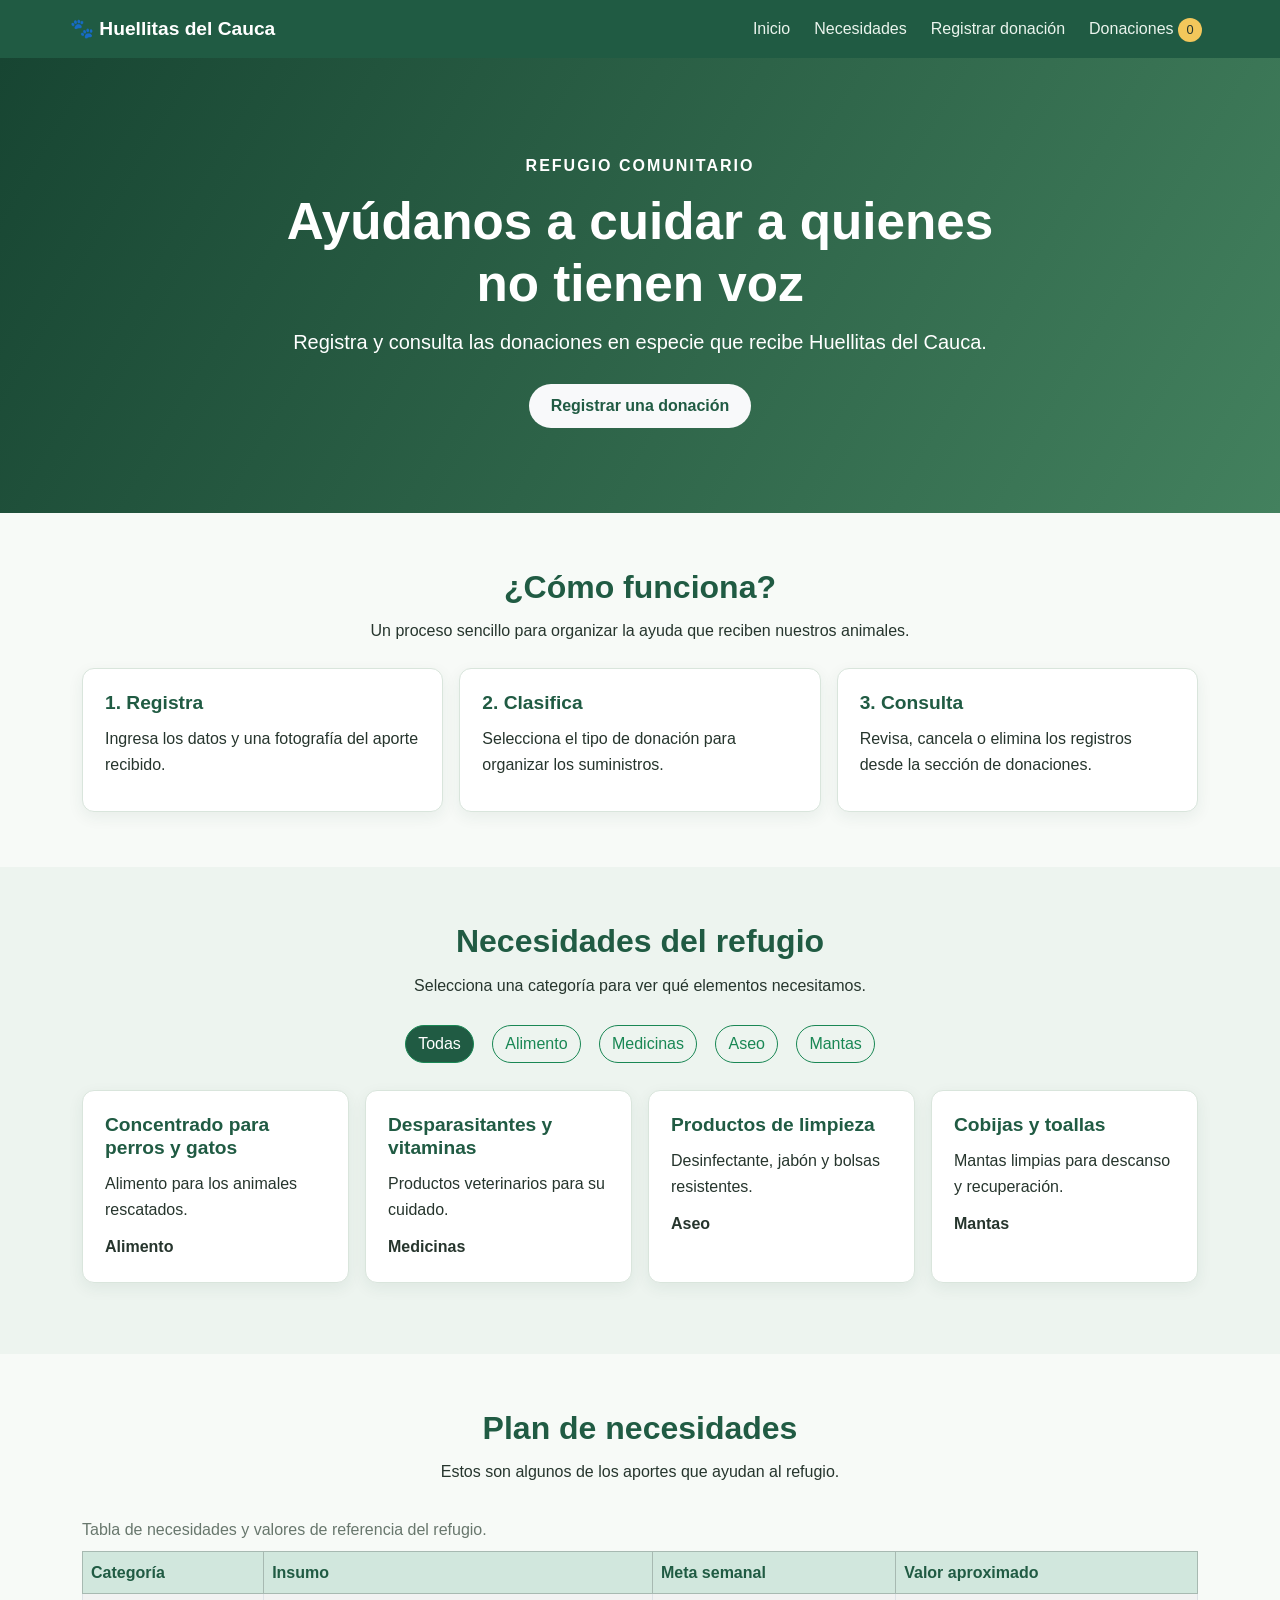
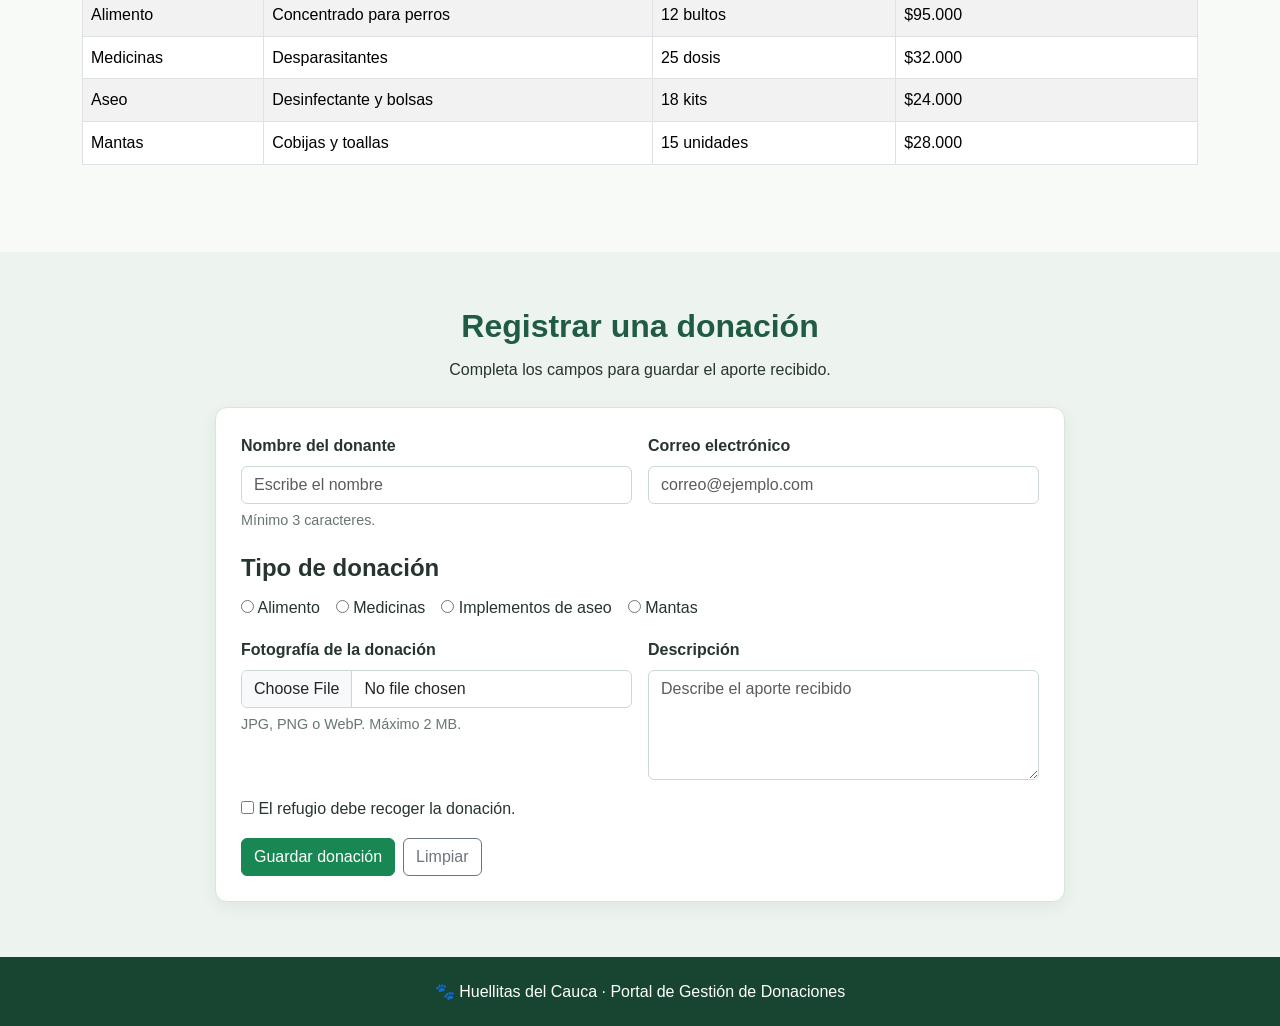
<file: index.html>
<!DOCTYPE html>
<html lang="es">
<head>
  <meta charset="UTF-8">
  <meta name="viewport" content="width=device-width, initial-scale=1.0">
  <meta name="description" content="Portal para registrar y organizar donaciones del refugio Huellitas del Cauca.">
  <title>Huellitas del Cauca | Donaciones</title>
  <link href="https://cdn.jsdelivr.net/npm/bootstrap@5.3.3/dist/css/bootstrap.min.css" rel="stylesheet">
  <link rel="stylesheet" href="style.css">
  <script src="app.js" defer></script>
</head>
<body>
  <header class="encabezado">
    <nav class="navbar navbar-expand-lg navbar-dark container" aria-label="Navegación principal">
      <a class="navbar-brand fw-bold" href="#inicio" data-vista="inicio">🐾 Huellitas del Cauca</a>
      <ul class="navbar-nav ms-auto flex-row flex-wrap gap-2">
        <li class="nav-item"><a class="nav-link" href="#inicio" data-vista="inicio">Inicio</a></li>
        <li class="nav-item"><a class="nav-link" href="#necesidades" data-vista="inicio">Necesidades</a></li>
        <li class="nav-item"><a class="nav-link" href="#registro" data-vista="inicio">Registrar donación</a></li>
        <li class="nav-item"><a class="nav-link" href="#donaciones" data-vista="donaciones">Donaciones <span id="contador">0</span></a></li>
      </ul>
    </nav>
  </header>
  <main>
    <section id="vista-inicio">
      <section id="inicio" class="portada">
        <section class="container text-center">
          <p class="etiqueta">Refugio comunitario</p>
          <h1>Ayúdanos a cuidar a quienes no tienen voz</h1>
          <p class="lead">Registra y consulta las donaciones en especie que recibe Huellitas del Cauca.</p>
          <a class="btn btn-light mt-3" href="#registro">Registrar una donación</a>
        </section>
      </section>
      <section class="container seccion">
        <header class="text-center mb-4"><h2>¿Cómo funciona?</h2><p>Un proceso sencillo para organizar la ayuda que reciben nuestros animales.</p></header>
        <section class="row g-3">
          <article class="col-md-4"><section class="tarjeta h-100"><h3>1. Registra</h3><p>Ingresa los datos y una fotografía del aporte recibido.</p></section></article>
          <article class="col-md-4"><section class="tarjeta h-100"><h3>2. Clasifica</h3><p>Selecciona el tipo de donación para organizar los suministros.</p></section></article>
          <article class="col-md-4"><section class="tarjeta h-100"><h3>3. Consulta</h3><p>Revisa, cancela o elimina los registros desde la sección de donaciones.</p></section></article>
        </section>
      </section>
      <section id="necesidades" class="seccion fondo-suave">
        <section class="container">
          <header class="text-center mb-4"><h2>Necesidades del refugio</h2><p>Selecciona una categoría para ver qué elementos necesitamos.</p></header>
          <ul class="list-inline text-center mb-4">
            <li class="list-inline-item"><button class="btn btn-outline-success filtro activo" data-categoria="Todas" type="button">Todas</button></li>
            <li class="list-inline-item"><button class="btn btn-outline-success filtro" data-categoria="Alimento" type="button">Alimento</button></li>
            <li class="list-inline-item"><button class="btn btn-outline-success filtro" data-categoria="Medicinas" type="button">Medicinas</button></li>
            <li class="list-inline-item"><button class="btn btn-outline-success filtro" data-categoria="Aseo" type="button">Aseo</button></li>
            <li class="list-inline-item"><button class="btn btn-outline-success filtro" data-categoria="Mantas" type="button">Mantas</button></li>
          </ul>
          <ul id="catalogo" class="row g-3 list-unstyled"></ul>
        </section>
      </section>
      <section class="container seccion">
        <header class="text-center mb-4"><h2>Plan de necesidades</h2><p>Estos son algunos de los aportes que ayudan al refugio.</p></header>
        <figure class="table-responsive">
          <table class="table table-bordered table-striped align-middle">
            <caption>Tabla de necesidades y valores de referencia del refugio.</caption>
            <thead class="table-success"><tr><th scope="col">Categoría</th><th scope="col">Insumo</th><th scope="col">Meta semanal</th><th scope="col">Valor aproximado</th></tr></thead>
            <tbody>
              <tr><td>Alimento</td><td>Concentrado para perros</td><td>12 bultos</td><td>$95.000</td></tr>
              <tr><td>Medicinas</td><td>Desparasitantes</td><td>25 dosis</td><td>$32.000</td></tr>
              <tr><td>Aseo</td><td>Desinfectante y bolsas</td><td>18 kits</td><td>$24.000</td></tr>
              <tr><td>Mantas</td><td>Cobijas y toallas</td><td>15 unidades</td><td>$28.000</td></tr>
            </tbody>
          </table>
        </figure>
      </section>
      <section id="registro" class="seccion fondo-suave">
        <section class="container">
          <header class="text-center mb-4"><h2>Registrar una donación</h2><p>Completa los campos para guardar el aporte recibido.</p></header>
          <article class="formulario">
            <p id="mensaje" class="alert d-none" role="alert"></p>
            <form id="form-donacion" novalidate>
              <section class="row g-3">
                <p class="col-md-6 mb-0"><label class="form-label" for="nombre">Nombre del donante</label><input class="form-control" id="nombre" type="text" placeholder="Escribe el nombre" required><small class="ayuda">Mínimo 3 caracteres.</small></p>
                <p class="col-md-6 mb-0"><label class="form-label" for="correo">Correo electrónico</label><input class="form-control" id="correo" type="email" placeholder="correo@ejemplo.com" required></p>
                <fieldset class="col-12"><legend class="form-label">Tipo de donación</legend><section class="d-flex flex-wrap gap-3">
                  <label><input type="radio" name="tipo" value="Alimento"> Alimento</label>
                  <label><input type="radio" name="tipo" value="Medicinas"> Medicinas</label>
                  <label><input type="radio" name="tipo" value="Aseo"> Implementos de aseo</label>
                  <label><input type="radio" name="tipo" value="Mantas"> Mantas</label>
                </section><small id="error-tipo" class="text-danger d-none">Selecciona un tipo de donación.</small></fieldset>
                <p class="col-md-6 mb-0"><label class="form-label" for="foto">Fotografía de la donación</label><input class="form-control" id="foto" type="file" accept="image/png,image/jpeg,image/webp" required><small class="ayuda">JPG, PNG o WebP. Máximo 2 MB.</small><img id="vista-foto" class="vista-foto d-none" alt="Vista previa de la donación"></p>
                <p class="col-md-6 mb-0"><label class="form-label" for="descripcion">Descripción</label><textarea class="form-control" id="descripcion" rows="4" placeholder="Describe el aporte recibido" required></textarea></p>
                <p class="col-12 mb-0"><label><input id="recogida" type="checkbox"> El refugio debe recoger la donación.</label></p>
                <section class="col-12 d-flex gap-2"><button class="btn btn-success" type="submit">Guardar donación</button><button class="btn btn-outline-secondary" type="reset">Limpiar</button></section>
              </section>
            </form>
          </article>
        </section>
      </section>
    </section>
    <section id="vista-donaciones" class="container seccion d-none">
      <header class="text-center mb-4"><h1>Donaciones registradas</h1><p>Consulta y administra los aportes del refugio.</p></header>
      <section class="row g-3 mb-4 text-center">
        <article class="col-md-4"><section class="resumen"><h2 id="total">0</h2><p>Total</p></section></article>
        <article class="col-md-4"><section class="resumen"><h2 id="activas">0</h2><p>Activas</p></section></article>
        <article class="col-md-4"><section class="resumen"><h2 id="canceladas">0</h2><p>Canceladas</p></section></article>
      </section>
      <section class="row g-3 mb-4">
        <p class="col-md-6"><label class="form-label" for="filtro-tipo">Filtrar por tipo</label><select id="filtro-tipo" class="form-select"><option value="Todos">Todos</option><option>Alimento</option><option>Medicinas</option><option>Aseo</option><option>Mantas</option></select></p>
        <p class="col-md-6"><label class="form-label" for="filtro-estado">Filtrar por estado</label><select id="filtro-estado" class="form-select"><option value="Todos">Todos</option><option>Activa</option><option>Cancelada</option></select></p>
      </section>
      <p id="sin-donaciones" class="text-center ayuda">Todavía no hay donaciones registradas.</p>
      <ul id="lista-donaciones" class="row g-3 list-unstyled"></ul>
    </section>
  </main>
  <footer class="pie text-center"><p class="mb-0">🐾 Huellitas del Cauca · Portal de Gestión de Donaciones</p></footer>
</body>
</html>
</file>
<file: style.css>
*{box-sizing:border-box}
html{scroll-behavior:smooth}
body{margin:0;background-color:#f7faf7;color:#26352d;font-family:Arial,Helvetica,sans-serif;line-height:1.6}
h1,h2,h3{line-height:1.2}
h2{color:#205b43;font-weight:700;margin-bottom:12px}
.encabezado{background-color:#205b43}
.navbar-brand{color:#fff;font-size:1.2rem}
.nav-link{color:#eaf4ed;transition:color .2s ease}
.nav-link:hover,.nav-link:focus{color:#fff}
#contador{display:inline-block;min-width:24px;padding:2px 8px;border-radius:20px;background-color:#f3c75b;color:#26352d;font-size:.8rem;text-align:center}
.portada{padding:85px 15px;background:linear-gradient(120deg,#174532,#43815e);color:#fff;text-align:center}
.portada h1{max-width:760px;margin:12px auto;font-size:clamp(2rem,5vw,3.2rem);font-weight:700}
.portada p{max-width:700px;margin:10px auto}
.portada .btn{padding:10px 22px;border:0;border-radius:25px;color:#205b43;font-weight:700}
.portada .btn:hover{background-color:#eaf4ed}
.etiqueta{font-weight:700;letter-spacing:2px;text-transform:uppercase}
.seccion{padding-top:55px;padding-bottom:55px}
.fondo-suave{background-color:#edf4ef}
.tarjeta{height:100%;padding:22px;border:1px solid #d9e5dc;border-radius:12px;background:#fff;box-shadow:0 5px 16px rgba(23,69,50,.07);transition:transform .2s ease,box-shadow .2s ease}
.tarjeta:hover{transform:translateY(-3px);box-shadow:0 8px 20px rgba(23,69,50,.12)}
.tarjeta h3{margin-bottom:12px;color:#205b43;font-size:1.2rem;font-weight:700}
.tarjeta p{margin-bottom:12px}
.filtro{margin:3px;border-radius:20px}
.filtro.activo{background-color:#205b43;color:#fff}
.table{background-color:#fff}
.table caption{color:#68776d;caption-side:top}
.table thead th{color:#205b43}
.formulario{max-width:850px;margin:0 auto;padding:25px;border:1px solid #d9e5dc;border-radius:12px;background:#fff;box-shadow:0 5px 16px rgba(23,69,50,.07)}
.form-label,.formulario legend{color:#26352d;font-weight:700}
.form-control,.form-select{border-color:#cbd9ce}
.form-control:focus,.form-select:focus{border-color:#43815e;box-shadow:0 0 0 .2rem rgba(67,129,94,.15)}
.ayuda{display:inline-block;margin-top:5px;color:#68776d;font-size:.9rem}
.vista-foto{display:block;max-width:180px;max-height:130px;margin-top:10px;border-radius:8px;object-fit:cover}
.resumen{height:100%;padding:22px;border:1px solid #d9e5dc;border-radius:12px;background:#fff;text-align:center;box-shadow:0 5px 16px rgba(23,69,50,.07)}
.resumen h2{margin-bottom:4px;color:#205b43;font-size:2rem}
.resumen p{margin-bottom:0}
.donacion{height:100%;padding:20px;border:1px solid #d9e5dc;border-radius:12px;background:#fff;box-shadow:0 5px 16px rgba(23,69,50,.07)}
.donacion img{width:100%;max-height:190px;margin-bottom:12px;border-radius:8px;object-fit:cover}
.donacion h3{color:#205b43;font-size:1.15rem;font-weight:700}
.donacion p{overflow-wrap:anywhere}
input.is-invalid,textarea.is-invalid{border-color:#c0392b}
.alert{border-radius:8px}
.pie{padding:22px 15px;background-color:#174532;color:#fff}
@media(max-width:767px){.navbar-nav{padding:8px 0}.nav-link{padding:4px 7px;font-size:.9rem}.portada{padding:60px 15px}.seccion{padding-top:40px;padding-bottom:40px}.formulario{padding:18px}}
@media(max-width:480px){.navbar-brand{font-size:1rem}.portada h1{font-size:2rem}.filtro{margin:2px;padding:6px 12px;font-size:.9rem}.formulario{padding:15px}}
</file>
